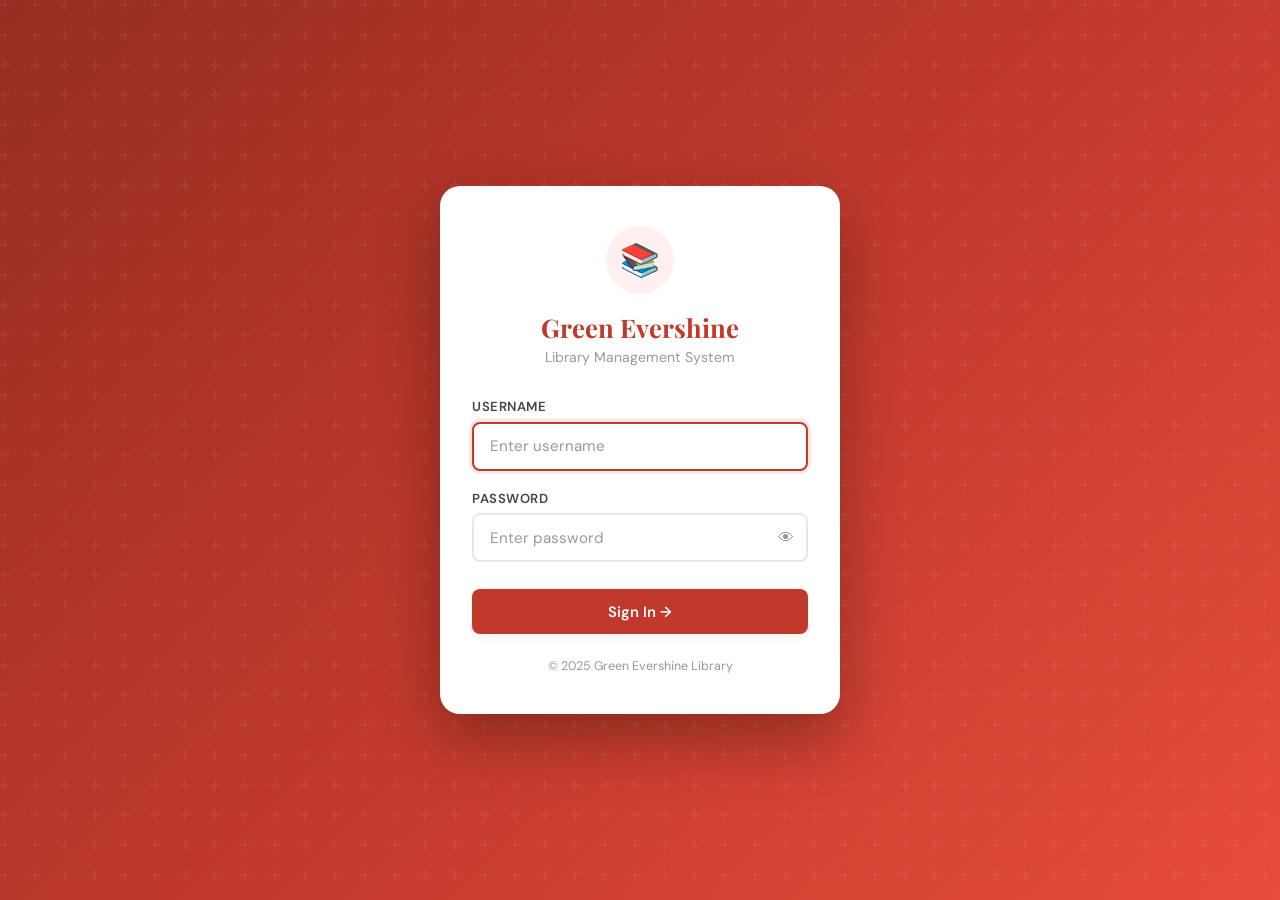
<file: index.html>
<!DOCTYPE html>
<html lang="en">
<head>
  <meta charset="UTF-8" />
  <meta name="viewport" content="width=device-width, initial-scale=1.0" />
  <title>Green Evershine Library</title>
  <link rel="icon" href="data:image/svg+xml,<svg xmlns='http://www.w3.org/2000/svg' viewBox='0 0 100 100'><text y='.9em' font-size='90'>📚</text></svg>" />
  <style>
    body { margin: 0; background: #C0392B; display: flex; align-items: center;
      justify-content: center; min-height: 100vh; font-family: sans-serif; color: white; }
    .loading { text-align: center; }
    .loading div { font-size: 3rem; margin-bottom: 1rem; }
    .loading p { opacity: 0.8; }
  </style>
</head>
<body>
  <div class="loading">
    <div>📚</div>
    <p>Loading Green Evershine Library…</p>
  </div>
  <script>
    if (localStorage.getItem('gel_session') === 'active') {
      window.location.replace('dashboard.html');
    } else {
      window.location.replace('login.html');
    }
  </script>
</body>
</html>
</file>
<file: style.css>
/* ===== GREEN EVERSHINE LIBRARY — STYLE.CSS ===== */
@import url('https://fonts.googleapis.com/css2?family=Playfair+Display:wght@700;900&family=DM+Sans:wght@300;400;500;600&display=swap');

:root {
  --red:        #C0392B;
  --red-dark:   #962d22;
  --red-light:  #e74c3c;
  --red-pale:   #fdf0ef;
  --white:      #ffffff;
  --off-white:  #fafafa;
  --gray-100:   #f4f4f4;
  --gray-200:   #e8e8e8;
  --gray-400:   #999;
  --gray-700:   #444;
  --black:      #1a1a1a;
  --green:      #27ae60;
  --green-light:#eafaf1;
  --shadow-sm:  0 2px 8px rgba(192,57,43,0.10);
  --shadow-md:  0 4px 20px rgba(192,57,43,0.15);
  --shadow-lg:  0 8px 40px rgba(192,57,43,0.18);
  --radius:     14px;
  --radius-sm:  8px;
  --transition: 0.22s cubic-bezier(.4,0,.2,1);
}

*, *::before, *::after { box-sizing: border-box; margin: 0; padding: 0; }

html { font-size: 16px; scroll-behavior: smooth; }

body {
  font-family: 'DM Sans', sans-serif;
  background: var(--off-white);
  color: var(--black);
  min-height: 100vh;
  -webkit-font-smoothing: antialiased;
}

/* ===== SCROLLBAR ===== */
::-webkit-scrollbar { width: 6px; }
::-webkit-scrollbar-track { background: var(--gray-100); }
::-webkit-scrollbar-thumb { background: var(--red); border-radius: 3px; }

/* ===== TOPBAR / NAV ===== */
.topbar {
  background: var(--red);
  color: var(--white);
  padding: 0 1.5rem;
  height: 62px;
  display: flex;
  align-items: center;
  justify-content: space-between;
  position: sticky;
  top: 0;
  z-index: 100;
  box-shadow: var(--shadow-md);
}
.topbar-logo {
  font-family: 'Playfair Display', serif;
  font-size: 1.25rem;
  font-weight: 900;
  letter-spacing: 0.5px;
  display: flex;
  align-items: center;
  gap: 10px;
}
.topbar-logo .logo-icon {
  width: 32px; height: 32px;
  background: rgba(255,255,255,0.2);
  border-radius: 8px;
  display: flex; align-items: center; justify-content: center;
  font-size: 1.1rem;
}
.topbar-actions { display: flex; align-items: center; gap: 10px; }
.btn-icon {
  background: rgba(255,255,255,0.15);
  border: none;
  color: white;
  width: 36px; height: 36px;
  border-radius: 8px;
  cursor: pointer;
  font-size: 1rem;
  display: flex; align-items: center; justify-content: center;
  transition: background var(--transition);
}
.btn-icon:hover { background: rgba(255,255,255,0.28); }

/* ===== PAGE WRAPPER ===== */
.page-wrapper {
  max-width: 900px;
  margin: 0 auto;
  padding: 1.5rem 1rem 4rem;
}

/* ===== LOGIN PAGE ===== */
.login-bg {
  min-height: 100vh;
  background: linear-gradient(135deg, var(--red-dark) 0%, var(--red) 50%, var(--red-light) 100%);
  display: flex; align-items: center; justify-content: center;
  padding: 1rem;
  position: relative;
  overflow: hidden;
}
.login-bg::before {
  content: '';
  position: absolute; inset: 0;
  background: url("data:image/svg+xml,%3Csvg width='60' height='60' viewBox='0 0 60 60' xmlns='http://www.w3.org/2000/svg'%3E%3Cg fill='none' fill-rule='evenodd'%3E%3Cg fill='%23ffffff' fill-opacity='0.05'%3E%3Cpath d='M36 34v-4h-2v4h-4v2h4v4h2v-4h4v-2h-4zm0-30V0h-2v4h-4v2h4v4h2V6h4V4h-4zM6 34v-4H4v4H0v2h4v4h2v-4h4v-2H6zM6 4V0H4v4H0v2h4v4h2V6h4V4H6z'/%3E%3C/g%3E%3C/g%3E%3C/svg%3E");
}
.login-card {
  background: var(--white);
  border-radius: 20px;
  padding: 2.5rem 2rem;
  width: 100%;
  max-width: 400px;
  box-shadow: 0 25px 60px rgba(0,0,0,0.3);
  position: relative;
  z-index: 1;
  animation: slideUp 0.5s ease;
}
@keyframes slideUp {
  from { opacity:0; transform: translateY(30px); }
  to   { opacity:1; transform: translateY(0); }
}
.login-header { text-align: center; margin-bottom: 2rem; }
.login-header .icon-wrap {
  width: 68px; height: 68px;
  background: var(--red-pale);
  border-radius: 50%;
  display: flex; align-items: center; justify-content: center;
  margin: 0 auto 1rem;
  font-size: 2rem;
}
.login-header h1 {
  font-family: 'Playfair Display', serif;
  font-size: 1.6rem;
  color: var(--red);
  margin-bottom: 0.3rem;
}
.login-header p { color: var(--gray-400); font-size: 0.88rem; }

/* ===== FORM ELEMENTS ===== */
.form-group { margin-bottom: 1.2rem; }
.form-group label {
  display: block;
  font-size: 0.82rem;
  font-weight: 600;
  color: var(--gray-700);
  margin-bottom: 0.4rem;
  text-transform: uppercase;
  letter-spacing: 0.5px;
}
.form-control {
  width: 100%;
  padding: 0.78rem 1rem;
  border: 2px solid var(--gray-200);
  border-radius: var(--radius-sm);
  font-family: 'DM Sans', sans-serif;
  font-size: 0.95rem;
  color: var(--black);
  background: var(--white);
  transition: border-color var(--transition), box-shadow var(--transition);
  outline: none;
}
.form-control:focus {
  border-color: var(--red);
  box-shadow: 0 0 0 3px rgba(192,57,43,0.12);
}
.form-control::placeholder { color: var(--gray-400); }
select.form-control { cursor: pointer; }

.input-wrap { position: relative; }
.input-wrap .form-control { padding-right: 2.8rem; }
.input-wrap .toggle-pw {
  position: absolute; right: 0.9rem; top: 50%;
  transform: translateY(-50%);
  background: none; border: none;
  cursor: pointer; color: var(--gray-400);
  font-size: 1rem;
  transition: color var(--transition);
}
.input-wrap .toggle-pw:hover { color: var(--red); }

/* ===== BUTTONS ===== */
.btn {
  display: inline-flex; align-items: center; justify-content: center;
  gap: 7px;
  padding: 0.78rem 1.4rem;
  border: none;
  border-radius: var(--radius-sm);
  font-family: 'DM Sans', sans-serif;
  font-size: 0.93rem;
  font-weight: 600;
  cursor: pointer;
  transition: all var(--transition);
  text-decoration: none;
}
.btn-primary {
  background: var(--red);
  color: white;
  box-shadow: var(--shadow-sm);
}
.btn-primary:hover { background: var(--red-dark); transform: translateY(-1px); box-shadow: var(--shadow-md); }
.btn-primary:active { transform: translateY(0); }

.btn-secondary {
  background: var(--gray-100);
  color: var(--gray-700);
}
.btn-secondary:hover { background: var(--gray-200); }

.btn-success {
  background: var(--green);
  color: white;
}
.btn-success:hover { background: #229954; }

.btn-outline {
  background: transparent;
  border: 2px solid var(--red);
  color: var(--red);
}
.btn-outline:hover { background: var(--red); color: white; }

.btn-sm { padding: 0.48rem 0.9rem; font-size: 0.82rem; border-radius: 6px; }
.btn-full { width: 100%; }

/* ===== ALERTS ===== */
.alert {
  padding: 0.75rem 1rem;
  border-radius: var(--radius-sm);
  font-size: 0.88rem;
  font-weight: 500;
  margin-bottom: 1rem;
  display: flex; align-items: center; gap: 8px;
}
.alert-error { background: #fdecea; color: #c0392b; border-left: 3px solid var(--red); }
.alert-success { background: var(--green-light); color: #1e7e45; border-left: 3px solid var(--green); }
.alert { display: none; }
.alert.show { display: flex; }

/* ===== SECTION HEADER ===== */
.section-header {
  display: flex; align-items: center; justify-content: space-between;
  margin-bottom: 1.4rem;
  flex-wrap: wrap; gap: 0.8rem;
}
.section-title {
  font-family: 'Playfair Display', serif;
  font-size: 1.5rem;
  color: var(--red);
}
.section-sub { font-size: 0.85rem; color: var(--gray-400); margin-top: 2px; }

/* ===== SEARCH BAR ===== */
.search-wrap {
  position: relative;
  margin-bottom: 1.4rem;
}
.search-wrap .search-icon {
  position: absolute; left: 1rem; top: 50%;
  transform: translateY(-50%);
  color: var(--gray-400);
  font-size: 0.95rem;
  pointer-events: none;
}
.search-wrap .form-control {
  padding-left: 2.6rem;
  background: white;
  border-color: var(--gray-200);
}
.search-wrap .form-control:focus { border-color: var(--red); }

/* ===== YEAR SELECTOR ===== */
.year-bar {
  display: flex; align-items: center; gap: 0.7rem;
  margin-bottom: 1.4rem;
  flex-wrap: wrap;
}
.year-bar select { flex: 1; min-width: 120px; max-width: 180px; }
.year-count {
  font-size: 0.82rem;
  color: var(--gray-400);
  padding: 0.4rem 0.8rem;
  background: var(--gray-100);
  border-radius: 20px;
}

/* ===== STUDENT LIST ===== */
.students-grid {
  display: flex;
  flex-direction: column;
  gap: 0.65rem;
}
.student-card {
  background: white;
  border-radius: var(--radius);
  overflow: visible;
  box-shadow: var(--shadow-sm);
  border: 1px solid var(--gray-200);
  transition: box-shadow var(--transition), border-color var(--transition);
  animation: fadeIn 0.3s ease;
  display: flex;
  align-items: center;
  gap: 1rem;
  padding: 0.75rem 1rem;
  position: relative;
}
@keyframes fadeIn {
  from { opacity:0; transform:translateY(8px); }
  to   { opacity:1; transform:translateY(0); }
}
.student-card:hover { box-shadow: var(--shadow-md); border-color: var(--red); }
.student-card.overdue { border-left: 4px solid var(--red); }
.student-card.long-press-active {
  outline: 3px solid #e74c3c;
  background: #fdecea;
  transform: scale(0.97);
  transition: transform 0.1s, background 0.1s;
}
.student-card { user-select: none; -webkit-user-select: none; }
.student-card-photo {
  width: 52px; height: 52px;
  border-radius: 50%;
  object-fit: cover;
  background: linear-gradient(135deg, var(--red-pale), var(--gray-100));
  display: flex; align-items: center; justify-content: center;
  font-size: 1.5rem;
  color: var(--red);
  flex-shrink: 0;
  border: 2px solid var(--gray-200);
  overflow: hidden;
}
.student-card-photo img { width: 100%; height: 100%; object-fit: cover; }
.student-card-body {
  flex: 1;
  min-width: 0;
}
.student-card-name {
  font-weight: 700;
  font-size: 0.97rem;
  color: var(--black);
  margin-bottom: 2px;
  white-space: nowrap; overflow: hidden; text-overflow: ellipsis;
}
.student-card-seat {
  font-size: 0.76rem;
  color: var(--gray-400);
  margin-bottom: 1px;
}
.student-card-meta {
  font-size: 0.76rem;
  color: var(--gray-400);
}
.student-card-footer {
  display: flex;
  align-items: center;
  gap: 0.4rem;
  flex-shrink: 0;
}

/* ===== OVERDUE BADGE ===== */
.overdue-badge {
  display: inline-flex;
  align-items: center;
  gap: 3px;
  background: #fff0f0;
  color: var(--red);
  border: 1px solid #f5c6c6;
  border-radius: 20px;
  padding: 2px 8px;
  font-size: 0.7rem;
  font-weight: 700;
  white-space: nowrap;
  animation: pulse-badge 1.5s ease-in-out infinite;
}
@keyframes pulse-badge {
  0%, 100% { opacity: 1; }
  50% { opacity: 0.65; }
}

/* ===== DELETE / EDIT BUTTONS IN DETAIL ===== */
.detail-actions {
  display: flex;
  gap: 0.6rem;
  margin-top: 1rem;
}
.btn-danger {
  background: #fdecea;
  color: var(--red);
  border: 1.5px solid #f5a9a4;
  border-radius: var(--radius-sm);
  padding: 0.5rem 1rem;
  font-size: 0.85rem;
  font-weight: 600;
  cursor: pointer;
  transition: all var(--transition);
  display: inline-flex; align-items: center; gap: 5px;
}
.btn-danger:hover { background: var(--red); color: white; border-color: var(--red); }
.btn-edit {
  background: #eaf4fb;
  color: #2471a3;
  border: 1.5px solid #a9cce3;
  border-radius: var(--radius-sm);
  padding: 0.5rem 1rem;
  font-size: 0.85rem;
  font-weight: 600;
  cursor: pointer;
  transition: all var(--transition);
  display: inline-flex; align-items: center; gap: 5px;
}
.btn-edit:hover { background: #2471a3; color: white; border-color: #2471a3; }

/* ===== MODAL ===== */
.modal-overlay {
  position: fixed; inset: 0;
  background: rgba(0,0,0,0.5);
  backdrop-filter: blur(4px);
  z-index: 200;
  display: none; align-items: center; justify-content: center;
  padding: 1rem;
  overflow-y: auto;
}
.modal-overlay.open { display: flex; }
.modal {
  background: white;
  border-radius: var(--radius);
  width: 100%; max-width: 520px;
  box-shadow: 0 20px 60px rgba(0,0,0,0.3);
  animation: modalIn 0.3s ease;
  max-height: 90vh;
  overflow-y: auto;
}
@keyframes modalIn {
  from { opacity:0; transform: scale(0.95) translateY(20px); }
  to   { opacity:1; transform: scale(1) translateY(0); }
}
.modal-header {
  padding: 1.3rem 1.5rem 0;
  display: flex; align-items: center; justify-content: space-between;
}
.modal-title {
  font-family: 'Playfair Display', serif;
  font-size: 1.25rem;
  color: var(--red);
}
.modal-close {
  background: var(--gray-100); border: none;
  width: 32px; height: 32px; border-radius: 8px;
  cursor: pointer; font-size: 1rem;
  display: flex; align-items: center; justify-content: center;
  transition: background var(--transition);
}
.modal-close:hover { background: var(--gray-200); }
.modal-body { padding: 1.2rem 1.5rem 1.5rem; }

/* ===== STUDENT DETAIL ===== */
.detail-header {
  display: flex; gap: 1.2rem; align-items: flex-start;
  margin-bottom: 1.5rem;
  padding-bottom: 1.2rem;
  border-bottom: 2px solid var(--gray-100);
}
.detail-photo {
  width: 88px; height: 88px;
  border-radius: 14px;
  background: var(--red-pale);
  display: flex; align-items: center; justify-content: center;
  font-size: 2.5rem;
  overflow: hidden;
  flex-shrink: 0;
  border: 2px solid var(--gray-200);
}
.detail-photo img { width: 100%; height: 100%; object-fit: cover; }
.detail-info h2 {
  font-family: 'Playfair Display', serif;
  font-size: 1.3rem;
  margin-bottom: 0.3rem;
}
.detail-info p { font-size: 0.85rem; color: var(--gray-400); margin-bottom: 2px; }
.detail-info .badge {
  display: inline-block;
  padding: 2px 10px;
  background: var(--red-pale);
  color: var(--red);
  border-radius: 20px;
  font-size: 0.75rem;
  font-weight: 600;
  margin-top: 6px;
}

/* ===== PAYMENT GRID ===== */
.months-grid {
  display: grid;
  grid-template-columns: repeat(3, 1fr);
  gap: 0.7rem;
  margin-top: 1rem;
}
.month-btn {
  padding: 0.6rem 0.4rem 0.5rem;
  border-radius: 10px;
  border: 2px solid;
  font-family: 'DM Sans', sans-serif;
  cursor: pointer;
  transition: all var(--transition);
  text-align: center;
  display: flex;
  flex-direction: column;
  align-items: center;
  gap: 3px;
  line-height: 1.2;
}
.month-btn-name {
  font-size: 0.88rem;
  font-weight: 700;
  display: block;
}
.month-btn-due {
  font-size: 0.62rem;
  font-weight: 400;
  opacity: 0.8;
  display: block;
  line-height: 1.1;
}

/* Orange = fee is due (cycle passed, not paid) */
.month-btn.due {
  background: #fff3e0;
  border-color: #FF9800;
  color: #e65100;
}
.month-btn.due:hover {
  background: #FF9800;
  color: white;
  transform: scale(1.03);
}
.month-btn.due .month-btn-due { opacity: 0.9; }

/* Light red = old "unpaid" (kept for backward compat) */
.month-btn.unpaid {
  background: #fdecea;
  border-color: #e74c3c;
  color: #c0392b;
}
.month-btn.unpaid:hover {
  background: #e74c3c;
  color: white;
  transform: scale(1.03);
}

/* Blue = upcoming (cycle not yet reached, but student is enrolled) */
.month-btn.upcoming {
  background: #e8f4fd;
  border-color: #90caf9;
  color: #1565c0;
}
.month-btn.upcoming:hover {
  background: #90caf9;
  color: white;
  transform: scale(1.03);
}

/* Grey = blocked (student hadn't joined yet this month) */
.month-btn.blocked {
  background: #f2f2f2;
  border-color: #d0d0d0;
  color: #bbb;
  cursor: not-allowed;
  opacity: 0.6;
}
.month-btn.blocked .month-btn-name { text-decoration: line-through; }
.month-btn.blocked:hover { transform: none; background: #f2f2f2; }

/* Green = paid */
.month-btn.paid {
  background: var(--green-light);
  border-color: var(--green);
  color: #1e7e45;
  cursor: not-allowed;
}
.month-btn.paid .month-btn-name::after { content: ' ✓'; }

/* ===== PHOTO UPLOAD ===== */
.photo-upload-area {
  border: 2px dashed var(--gray-200);
  border-radius: var(--radius-sm);
  padding: 1.5rem;
  text-align: center;
  cursor: pointer;
  transition: all var(--transition);
  position: relative;
}
.photo-upload-area:hover { border-color: var(--red); background: var(--red-pale); }
.photo-upload-area input { position: absolute; inset: 0; opacity: 0; cursor: pointer; }
.photo-upload-preview {
  width: 80px; height: 80px;
  border-radius: 10px;
  object-fit: cover;
  margin: 0 auto 0.5rem;
  display: none;
}
.photo-upload-icon { font-size: 2rem; color: var(--gray-400); margin-bottom: 0.5rem; }
.photo-upload-text { font-size: 0.82rem; color: var(--gray-400); }

/* ===== EMPTY STATE ===== */
.empty-state {
  text-align: center;
  padding: 3rem 1rem;
  color: var(--gray-400);
}
.empty-state .empty-icon { font-size: 3rem; margin-bottom: 1rem; }
.empty-state p { font-size: 0.95rem; }

/* ===== LOADING SPINNER ===== */
.spinner-wrap {
  display: flex; align-items: center; justify-content: center;
  padding: 3rem 0;
}
.spinner {
  width: 36px; height: 36px;
  border: 3px solid var(--gray-200);
  border-top-color: var(--red);
  border-radius: 50%;
  animation: spin 0.7s linear infinite;
}
@keyframes spin { to { transform: rotate(360deg); } }

/* ===== STATS ROW ===== */
.stats-row {
  display: grid;
  grid-template-columns: repeat(auto-fit, minmax(130px, 1fr));
  gap: 0.8rem;
  margin-bottom: 1.5rem;
}
.stat-card {
  background: white;
  border-radius: var(--radius-sm);
  padding: 1rem;
  border: 1px solid var(--gray-200);
  box-shadow: var(--shadow-sm);
}
.stat-card .stat-label { font-size: 0.75rem; color: var(--gray-400); text-transform: uppercase; letter-spacing: 0.5px; margin-bottom: 4px; }
.stat-card .stat-value { font-size: 1.6rem; font-weight: 700; color: var(--red); font-family: 'Playfair Display', serif; }

/* ===== DIVIDER ===== */
.divider { height: 1px; background: var(--gray-200); margin: 1.2rem 0; }

/* ===== TOAST ===== */
.toast-container {
  position: fixed; bottom: 1.5rem; right: 1.5rem;
  z-index: 9999;
  display: flex; flex-direction: column; gap: 0.5rem;
  pointer-events: none;
}
.toast {
  background: var(--black);
  color: white;
  padding: 0.8rem 1.2rem;
  border-radius: 10px;
  font-size: 0.88rem;
  font-weight: 500;
  box-shadow: 0 4px 20px rgba(0,0,0,0.25);
  animation: toastIn 0.3s ease;
  max-width: 300px;
  pointer-events: all;
}
.toast.success { background: var(--green); }
.toast.error { background: var(--red); }
@keyframes toastIn {
  from { opacity:0; transform: translateX(100%); }
  to   { opacity:1; transform: translateX(0); }
}
@keyframes toastOut {
  from { opacity:1; transform: translateX(0); }
  to   { opacity:0; transform: translateX(100%); }
}

/* ===== CONFIRM DIALOG ===== */
.confirm-box {
  background: white;
  border-radius: var(--radius);
  padding: 1.5rem;
  max-width: 340px;
  width: 100%;
  box-shadow: 0 20px 60px rgba(0,0,0,0.3);
  text-align: center;
  animation: modalIn 0.25s ease;
}
.confirm-box .confirm-icon { font-size: 2.5rem; margin-bottom: 0.8rem; }
.confirm-box h3 { font-family: 'Playfair Display', serif; font-size: 1.2rem; margin-bottom: 0.5rem; }
.confirm-box p { font-size: 0.88rem; color: var(--gray-400); margin-bottom: 1.2rem; }
.confirm-box .btn-row { display: flex; gap: 0.7rem; justify-content: center; }

/* ===== PAGE TRANSITIONS ===== */
.page { animation: pageIn 0.35s ease; }
@keyframes pageIn {
  from { opacity:0; transform: translateY(12px); }
  to   { opacity:1; transform: translateY(0); }
}

/* ===== RESPONSIVE ===== */
@media (max-width: 540px) {
  .topbar { padding: 0 1rem; }
  .topbar-logo span { display: none; }
  .page-wrapper { padding: 1rem 0.75rem 4rem; }
  .students-grid { flex-direction: column; }
  .months-grid { grid-template-columns: repeat(3, 1fr); }
  .detail-header { flex-direction: column; }
  .stats-row { grid-template-columns: repeat(2, 1fr); }
  .section-title { font-size: 1.25rem; }
}
@media (max-width: 360px) {
  .students-grid { flex-direction: column; }
}

/* ===== FLOATING ADD BUTTON ===== */
.fab {
  position: fixed;
  bottom: 1.5rem; right: 1.5rem;
  width: 56px; height: 56px;
  border-radius: 50%;
  background: var(--red);
  color: white;
  border: none;
  font-size: 1.5rem;
  cursor: pointer;
  box-shadow: 0 4px 20px rgba(192,57,43,0.4);
  display: flex; align-items: center; justify-content: center;
  z-index: 50;
  transition: all var(--transition);
}
.fab:hover { background: var(--red-dark); transform: scale(1.1) rotate(15deg); }
.fab:active { transform: scale(0.95); }

/* ===== FORM GRID ===== */
.form-grid-2 {
  display: grid;
  grid-template-columns: 1fr 1fr;
  gap: 1rem;
}
@media (max-width: 480px) { .form-grid-2 { grid-template-columns: 1fr; } }

/* ===== CHIP / TAGS ===== */
.chip {
  display: inline-flex; align-items: center;
  padding: 3px 10px;
  border-radius: 20px;
  font-size: 0.75rem;
  font-weight: 600;
}
.chip-red { background: var(--red-pale); color: var(--red); }
.chip-green { background: var(--green-light); color: var(--green); }

/* ===== SEAT MANAGEMENT ===== */
.seat-map-grid {
  display: grid;
  grid-template-columns: repeat(auto-fill, minmax(90px, 1fr));
  gap: 0.75rem;
  margin: 1rem 0;
}
.seat-tile {
  border-radius: var(--radius-sm);
  padding: 0.85rem 0.5rem;
  text-align: center;
  font-weight: 700;
  font-size: 1rem;
  border: 2px solid transparent;
  cursor: default;
  transition: all var(--transition);
  position: relative;
  box-shadow: var(--shadow-sm);
}
.seat-tile.seat-empty {
  background: #eafaf1;
  border-color: #27ae60;
  color: #1e7e45;
}
.seat-tile.seat-filled {
  background: #fdecea;
  border-color: #c0392b;
  color: #a02020;
}
.seat-tile .seat-code {
  display: block;
  font-size: 1rem;
  letter-spacing: 0.5px;
}
.seat-tile .seat-student {
  display: block;
  font-size: 0.65rem;
  font-weight: 500;
  margin-top: 4px;
  white-space: nowrap;
  overflow: hidden;
  text-overflow: ellipsis;
  opacity: 0.85;
}
.seat-tile .seat-status-dot {
  width: 8px; height: 8px;
  border-radius: 50%;
  display: inline-block;
  margin-bottom: 4px;
}
.seat-tile.seat-empty .seat-status-dot { background: #27ae60; }
.seat-tile.seat-filled .seat-status-dot { background: #c0392b; }
.seat-tile .seat-del-btn {
  position: absolute;
  top: 3px; right: 5px;
  background: none;
  border: none;
  cursor: pointer;
  font-size: 0.7rem;
  opacity: 0.4;
  color: inherit;
  padding: 0;
  line-height: 1;
  transition: opacity 0.15s;
}
.seat-tile:hover .seat-del-btn { opacity: 0.9; }
.seat-legend {
  display: flex;
  align-items: center;
  gap: 1.2rem;
  margin-bottom: 1rem;
  flex-wrap: wrap;
}
.seat-legend-item {
  display: flex;
  align-items: center;
  gap: 6px;
  font-size: 0.82rem;
  color: var(--gray-700);
}
.seat-legend-dot {
  width: 12px; height: 12px;
  border-radius: 50%;
}
.seat-legend-dot.green { background: #27ae60; }
.seat-legend-dot.red   { background: #c0392b; }
.seats-add-row {
  display: flex;
  gap: 0.6rem;
  align-items: center;
  margin-bottom: 1.2rem;
  flex-wrap: wrap;
}
.seats-add-row input {
  flex: 1;
  min-width: 100px;
  max-width: 180px;
}
.seat-stats-row {
  display: flex;
  gap: 0.8rem;
  margin-bottom: 1.2rem;
  flex-wrap: wrap;
}
.seat-stat {
  background: white;
  border-radius: var(--radius-sm);
  padding: 0.7rem 1rem;
  font-size: 0.82rem;
  border: 1px solid var(--gray-200);
  box-shadow: var(--shadow-sm);
}
.seat-stat strong {
  display: block;
  font-size: 1.3rem;
  font-family: 'Playfair Display', serif;
}
.seat-stat.stat-filled strong { color: var(--red); }
.seat-stat.stat-empty strong  { color: var(--green); }
.seat-stat.stat-total strong  { color: var(--black); }

/* Nav tab for Seat Data */
.nav-tabs {
  display: flex;
  gap: 0.5rem;
  margin-bottom: 1.5rem;
  border-bottom: 2px solid var(--gray-200);
}
.nav-tab {
  padding: 0.55rem 1rem;
  font-size: 0.88rem;
  font-weight: 600;
  cursor: pointer;
  border: none;
  background: none;
  color: var(--gray-400);
  border-bottom: 2px solid transparent;
  margin-bottom: -2px;
  border-radius: var(--radius-sm) var(--radius-sm) 0 0;
  transition: all var(--transition);
}
.nav-tab.active {
  color: var(--red);
  border-bottom-color: var(--red);
  background: var(--red-pale);
}
.nav-tab:hover:not(.active) { color: var(--gray-700); background: var(--gray-100); }

.page-section { display: none; }
.page-section.active { display: block; }
</file>
